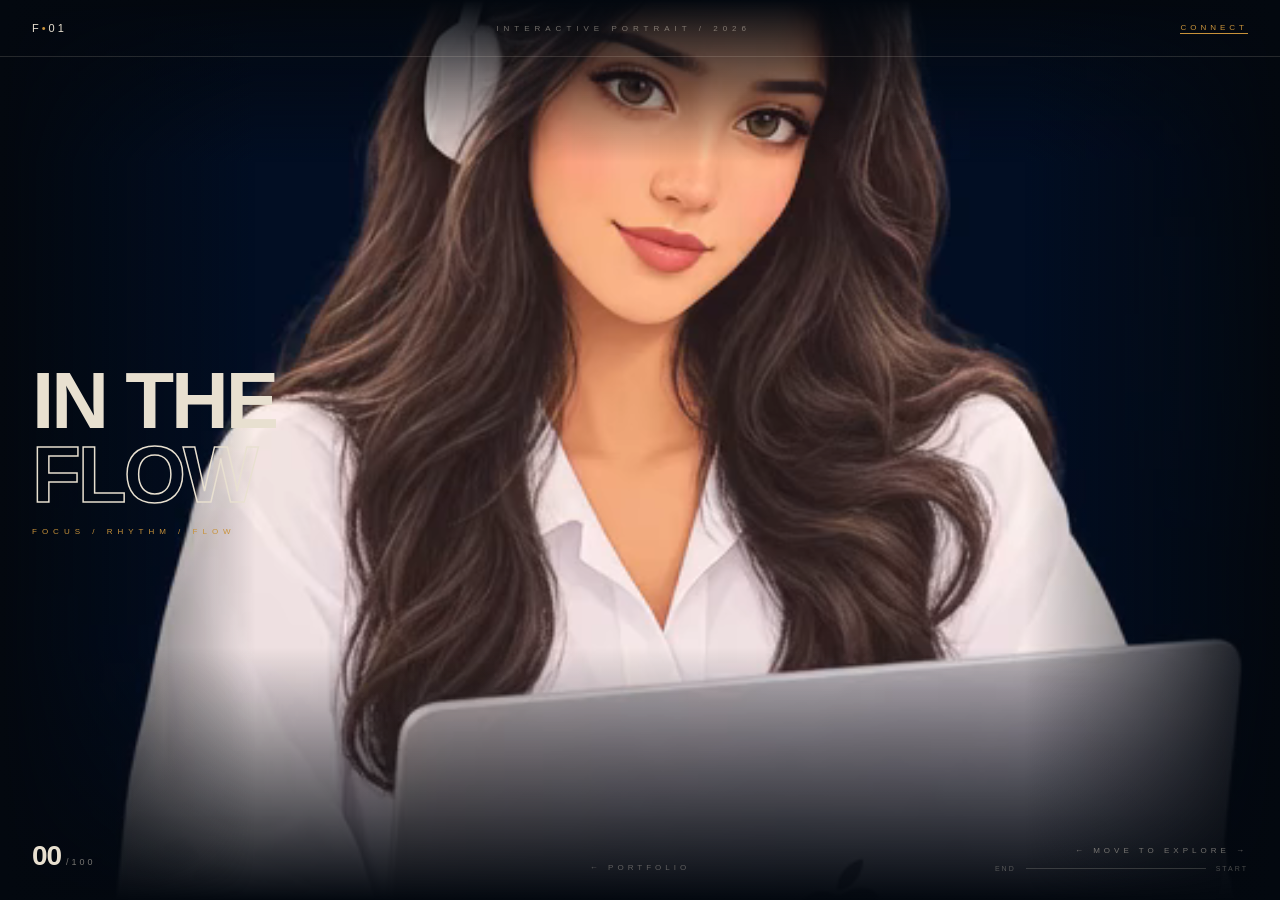
<file: film.html>
<!DOCTYPE html>
<html lang="en">
<head>
  <meta charset="UTF-8"/>
  <meta name="viewport" content="width=device-width, initial-scale=1.0"/>
  <title>Interactive Portrait — Maram Saidi</title>
  <style>
    *, *::before, *::after { box-sizing: border-box; margin: 0; padding: 0; }

    :root {
      --bg:     #03080f;
      --cream:  #e8e0d0;
      --amber:  #c8923a;
      --border: rgba(232,224,208,0.15);
    }

    html, body {
      width: 100%; height: 100%;
      background: var(--bg);
      color: var(--cream);
      font-family: 'Helvetica Neue', Helvetica, Arial, sans-serif;
      overflow: hidden;
      user-select: none;
      -webkit-user-select: none;
    }

    /* ── LOADER ── */
    #loader {
      position: fixed; inset: 0; z-index: 100;
      background: var(--bg);
      display: flex; flex-direction: column;
      align-items: center; justify-content: center; gap: 18px;
      transition: opacity 0.8s ease;
    }
    #loader.hidden { opacity: 0; pointer-events: none; }

    .loader-label {
      font-size: 9px; letter-spacing: 4px; text-transform: uppercase;
      color: var(--amber);
    }
    .loader-bar-track {
      width: 180px; height: 1px;
      background: rgba(232,224,208,0.2);
      position: relative; overflow: hidden;
    }
    .loader-bar-fill {
      position: absolute; inset: 0;
      background: var(--amber);
      transform: scaleX(0); transform-origin: left;
      animation: loaderPulse 1.4s ease-in-out infinite;
    }
    @keyframes loaderPulse {
      0%   { transform: scaleX(0)   translateX(0);    }
      50%  { transform: scaleX(0.6) translateX(40%);  }
      100% { transform: scaleX(0)   translateX(200%); }
    }
    @media (prefers-reduced-motion: reduce) {
      .loader-bar-fill { animation: none; transform: scaleX(0.5); }
    }

    /* ── MAIN SECTION ── */
    #film-section {
      position: relative;
      width: 100vw; height: 100vh;
      overflow: hidden;
      cursor: ew-resize;
      touch-action: none;
    }

    /* ── VIDEO ── */
    .hero-film {
      position: absolute; inset: 0;
      width: 100%; height: 100%;
      object-fit: cover;
      object-position: center;
      display: block;
      opacity: 0;
      transition: opacity 0.8s ease;
    }
    .hero-film.ready { opacity: 1; }
    @media (prefers-reduced-motion: reduce) {
      .hero-film { transition: none; }
    }

    /* ── VIGNETTE ── */
    .vignette {
      position: absolute; inset: 0;
      pointer-events: none; z-index: 2;
      background:
        linear-gradient(to right,  var(--bg) 0%, transparent 20%, transparent 80%, var(--bg) 100%),
        linear-gradient(to bottom, var(--bg) 0%, transparent 18%, transparent 72%, var(--bg) 100%);
    }

    /* ── HEADER ── */
    header {
      position: absolute; top: 0; left: 0; right: 0;
      z-index: 10;
      display: flex; align-items: center; justify-content: space-between;
      padding: 22px 32px;
      border-bottom: 1px solid var(--border);
    }
    .h-logo {
      font-size: 11px; letter-spacing: 3px; font-weight: 500;
      color: var(--cream);
    }
    .h-logo span { color: var(--amber); }
    .h-center {
      font-size: 8px; letter-spacing: 5px; text-transform: uppercase;
      color: rgba(232,224,208,0.45);
    }
    .h-link {
      font-size: 8px; letter-spacing: 4px; text-transform: uppercase;
      color: var(--amber); text-decoration: none;
      border-bottom: 1px solid var(--amber);
      padding-bottom: 1px;
      transition: opacity 0.2s;
    }
    .h-link:hover { opacity: 0.65; }

    /* ── TITLE BLOCK (left, vertically centered) ── */
    .title-block {
      position: absolute; left: 32px; top: 50%;
      transform: translateY(-50%);
      z-index: 10;
    }
    .title-main {
      font-size: clamp(42px, 7vw, 80px);
      font-weight: 900;
      letter-spacing: -3px;
      line-height: 0.92;
      text-transform: uppercase;
      color: var(--cream);
    }
    .title-main .outline {
      -webkit-text-stroke: 1.5px var(--cream);
      color: transparent;
    }
    .title-sub {
      margin-top: 16px;
      font-size: 8px; letter-spacing: 5px; text-transform: uppercase;
      color: var(--amber);
    }

    /* ── SCRUB GUIDE (bottom right) ── */
    .scrub-guide {
      position: absolute; bottom: 28px; right: 32px;
      z-index: 10;
      display: flex; flex-direction: column; align-items: flex-end; gap: 10px;
    }
    .scrub-label {
      font-size: 8px; letter-spacing: 4px; text-transform: uppercase;
      color: rgba(232,224,208,0.45);
    }
    .scrub-bar-wrap {
      display: flex; align-items: center; gap: 10px;
    }
    .scrub-end-label {
      font-size: 7px; letter-spacing: 2px; text-transform: uppercase;
      color: rgba(232,224,208,0.3);
    }
    .scrub-bar-track {
      width: 180px; height: 1px;
      background: rgba(232,224,208,0.18);
      position: relative;
    }
    .scrub-bar-fill {
      position: absolute; inset: 0;
      background: var(--amber);
      transform: scaleX(0); transform-origin: left;
      transition: transform 0.05s linear;
    }
    @media (prefers-reduced-motion: reduce) {
      .scrub-bar-fill { transition: none; }
    }

    /* ── COUNTER (bottom left) ── */
    .counter {
      position: absolute; bottom: 28px; left: 32px;
      z-index: 10;
      font-size: 9px; letter-spacing: 3px;
      font-variant-numeric: tabular-nums;
      color: rgba(232,224,208,0.5);
    }
    .counter .num {
      font-size: 28px; font-weight: 800;
      color: var(--cream); letter-spacing: -1px;
      font-variant-numeric: tabular-nums;
    }

    /* ── BACK LINK (bottom center) ── */
    .back-link {
      position: absolute; bottom: 28px; left: 50%;
      transform: translateX(-50%);
      z-index: 10;
      font-size: 8px; letter-spacing: 4px; text-transform: uppercase;
      color: rgba(232,224,208,0.35); text-decoration: none;
      transition: color 0.2s;
    }
    .back-link:hover { color: var(--amber); }

    /* ── RESPONSIVE ── */
    @media (max-width: 720px) {
      .h-center  { display: none; }
      .counter   { display: none; }
      .title-main { font-size: 38px; letter-spacing: -2px; }
      .title-block { left: 16px; }
      header { padding: 16px; }
      .scrub-guide { right: 16px; bottom: 20px; }
      .back-link { display: none; }
    }
  </style>
</head>
<body>

  <!-- Loader -->
  <div id="loader">
    <span class="loader-label">Loading Portrait</span>
    <div class="loader-bar-track">
      <div class="loader-bar-fill"></div>
    </div>
  </div>

  <!-- Main section -->
  <section id="film-section">

    <!-- Video: WebM first (VP9/Chromium), MP4 fallback -->
    <video class="hero-film" id="hero-film"
           muted playsinline preload="auto">
      <source src="assets/hero_scrub.webm" type="video/webm">
      <source src="assets/hero.mp4"        type="video/mp4">
    </video>

    <!-- Vignette overlay -->
    <div class="vignette"></div>

    <!-- Header -->
    <header>
      <div class="h-logo">F<span>•</span>01</div>
      <div class="h-center">Interactive Portrait / 2026</div>
      <a href="index.html" class="h-link">Connect</a>
    </header>

    <!-- Title -->
    <div class="title-block">
      <div class="title-main">
        IN THE<br><span class="outline">FLOW</span>
      </div>
      <div class="title-sub">Focus / Rhythm / Flow</div>
    </div>

    <!-- Scrub guide -->
    <div class="scrub-guide">
      <div class="scrub-label">← Move to Explore →</div>
      <div class="scrub-bar-wrap">
        <span class="scrub-end-label">End</span>
        <div class="scrub-bar-track">
          <div class="scrub-bar-fill" id="scrub-fill"></div>
        </div>
        <span class="scrub-end-label">Start</span>
      </div>
    </div>

    <!-- Counter -->
    <div class="counter">
      <span class="num" id="counter-num">00</span>&thinsp;/100
    </div>

    <!-- Back link -->
    <a href="index.html" class="back-link">← Portfolio</a>

  </section>

  <script>
    const video   = document.getElementById('hero-film');
    const fill    = document.getElementById('scrub-fill');
    const counter = document.getElementById('counter-num');
    const loader  = document.getElementById('loader');

    let duration  = 0;
    let targetTime = 0;
    let rafId     = null;

    /* ── 1. Never let the video play ── */
    video.addEventListener('play', () => video.pause());

    /* ── 2. Init once metadata is ready ── */
    function init() {
      if (!Number.isFinite(video.duration) || video.duration === 0) return;
      if (duration > 0) return; // already done
      duration = video.duration;
      video.pause();
      video.currentTime = 0;
      video.classList.add('ready');
      loader.classList.add('hidden');
      updateUI(0);
    }

    video.addEventListener('loadedmetadata', init);
    video.addEventListener('durationchange', init);
    video.addEventListener('canplay',        init);
    if (video.readyState >= 1) init();

    /* ── 3. UI ── */
    function updateUI(progress) {
      fill.style.transform = `scaleX(${progress})`;
      counter.textContent  = String(Math.round(progress * 100)).padStart(2, '0');
    }

    /* ── 4. Seek (one rAF at a time) ── */
    function seekTo(nextTime) {
      targetTime = Math.max(0, Math.min(duration, nextTime));
      if (rafId !== null) return;
      rafId = requestAnimationFrame(() => {
        video.currentTime = targetTime;
        updateUI(duration > 0 ? targetTime / duration : 0);
        rafId = null;
      });
    }

    /* ── 5. Mouse: right = frame 0 (start), left = last frame (end) ── */
    window.addEventListener('mousemove', (e) => {
      if (!duration) return;
      const norm    = Math.max(0, Math.min(1, e.clientX / window.innerWidth));
      const inverse = 1 - norm;
      seekTo(inverse * duration);
    }, { passive: true });

    /* ── 6. Touch / pointer drag ── */
    const section = document.getElementById('film-section');
    section.addEventListener('pointerdown', (e) => {
      section.setPointerCapture(e.pointerId);
    });
    section.addEventListener('pointermove', (e) => {
      if (!duration) return;
      if (e.buttons === 0) return; // only while pressed
      const norm    = Math.max(0, Math.min(1, e.clientX / window.innerWidth));
      const inverse = 1 - norm;
      seekTo(inverse * duration);
    }, { passive: true });

    /* ── 7. Keyboard: arrows scrub by 1/24 of duration ── */
    window.addEventListener('keydown', (e) => {
      if (!duration) return;
      const step = duration / 24;
      if (e.key === 'ArrowRight') { e.preventDefault(); seekTo(video.currentTime - step); }
      if (e.key === 'ArrowLeft')  { e.preventDefault(); seekTo(video.currentTime + step); }
    });
  </script>

</body>
</html>
</file>
